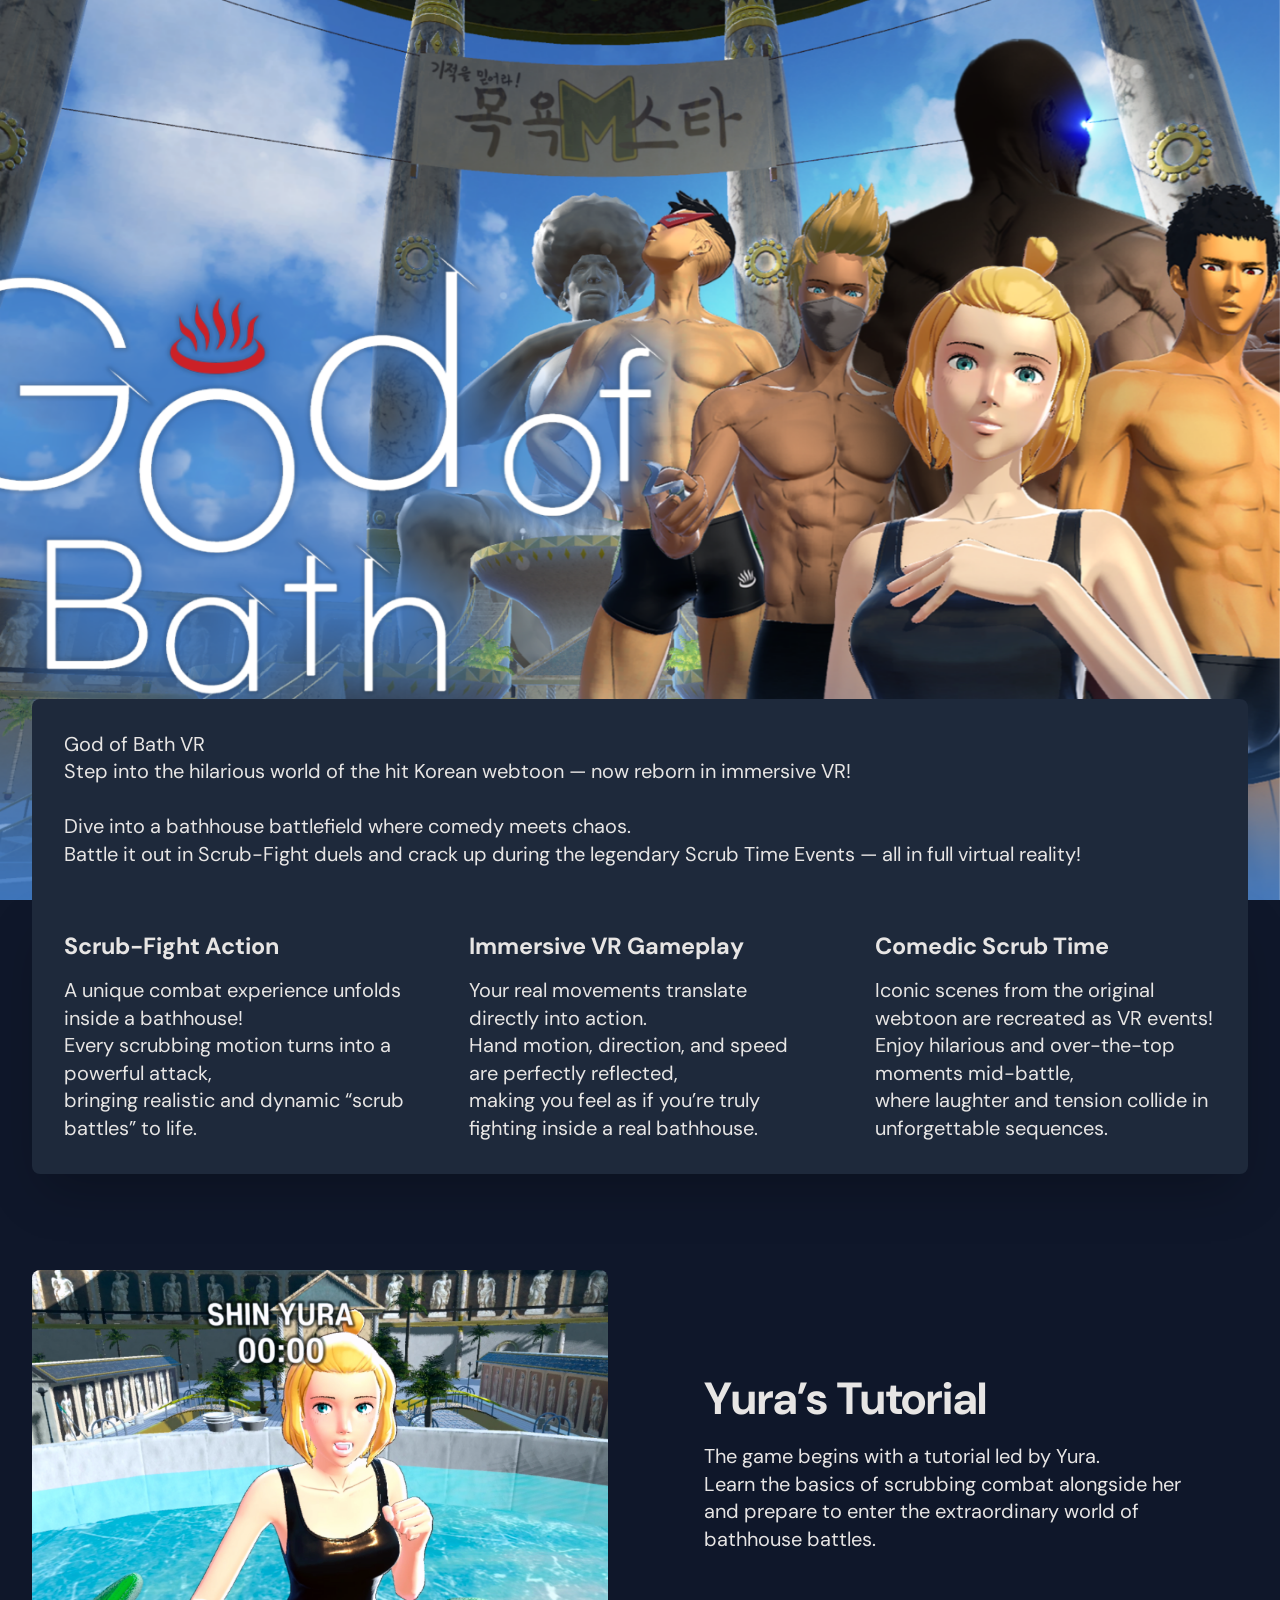
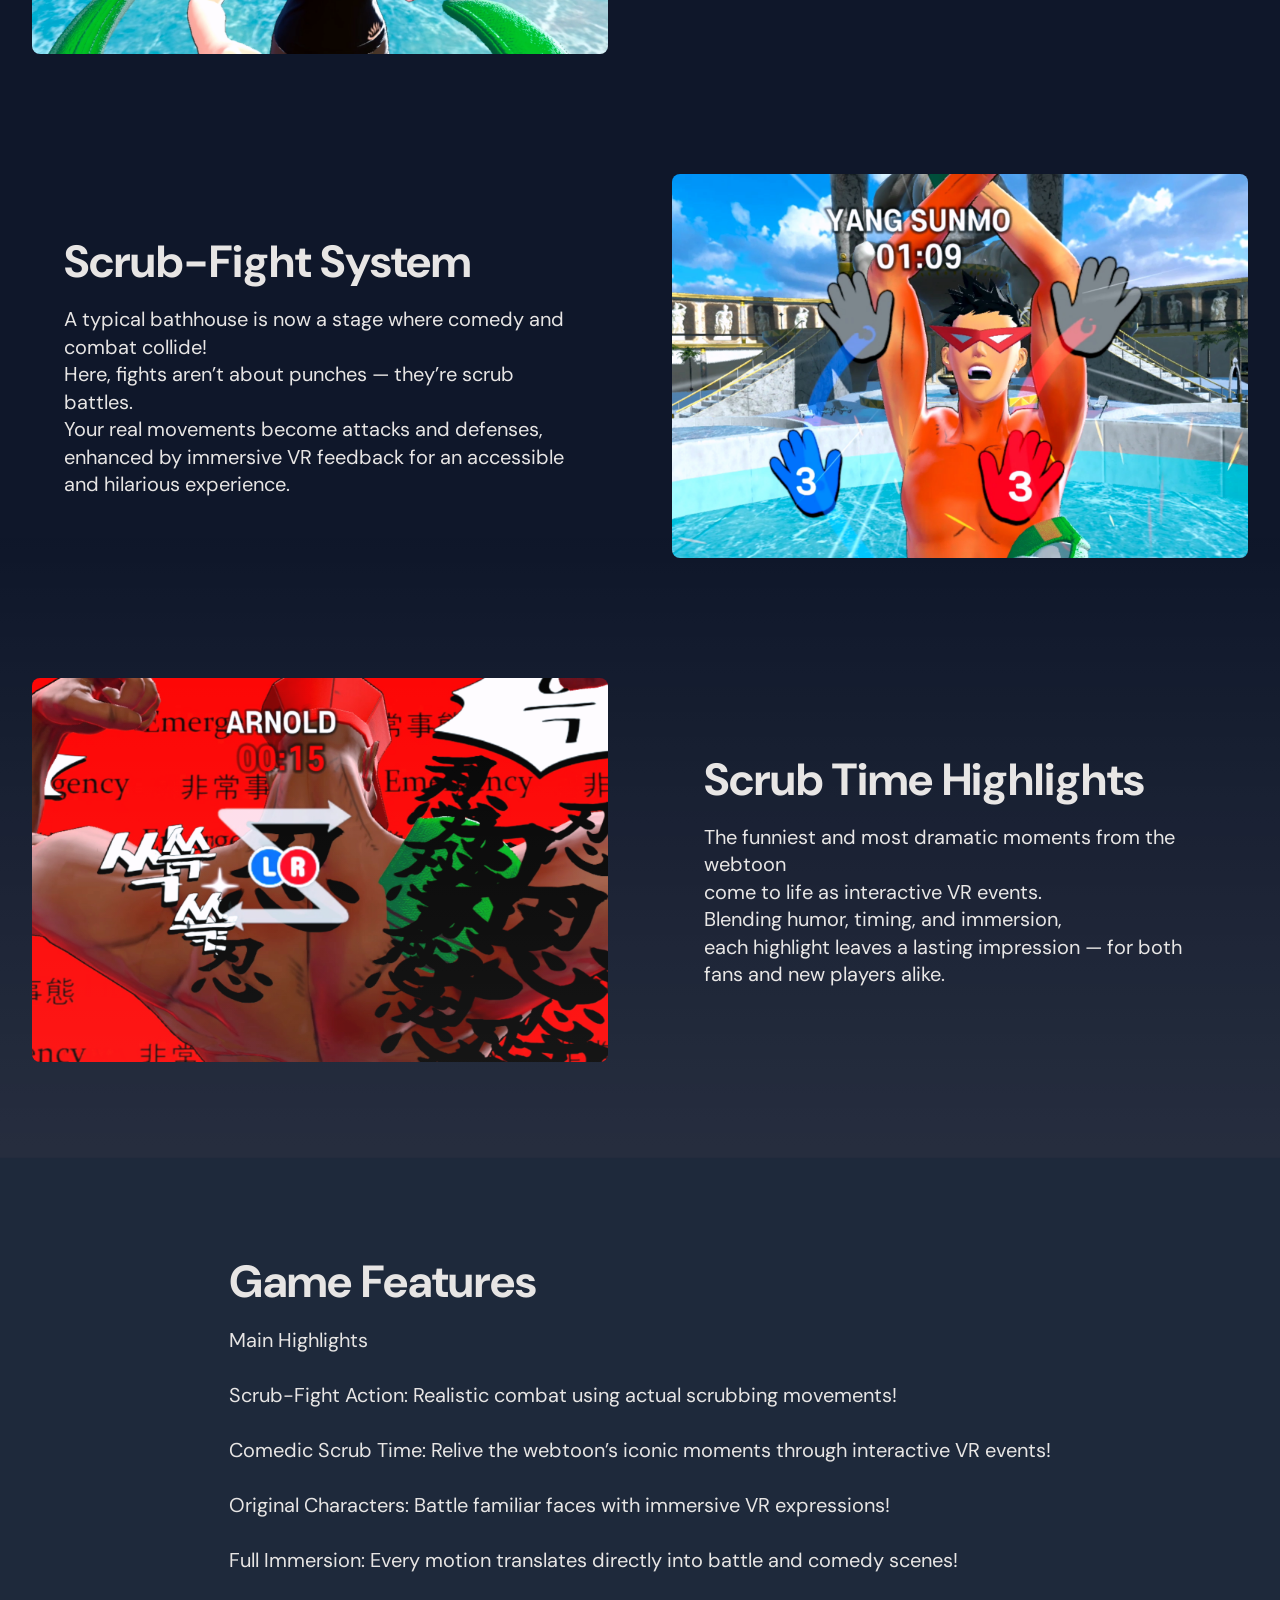
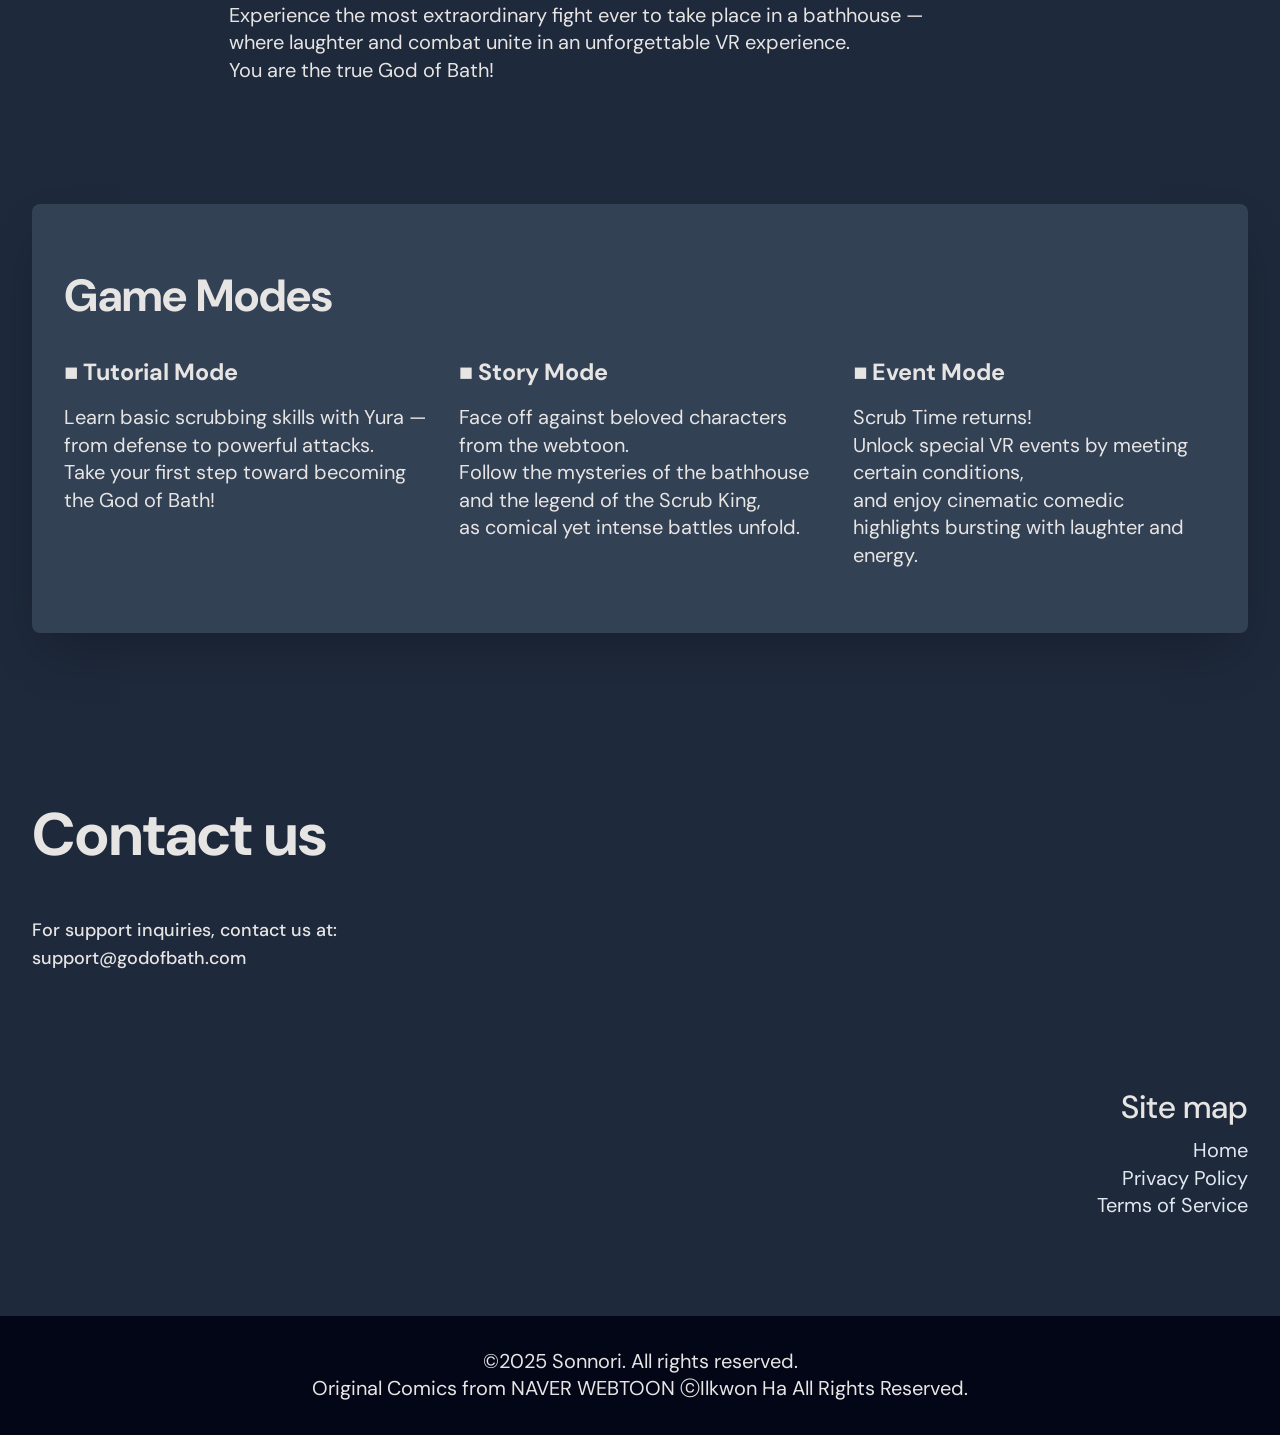
<file: index.html>
<!doctype html>
<html
  lang="en"
  data-ws-project="8547ca20-b809-4e8c-87bb-6caee6645ef7"
  data-ws-last-published="2025-11-20T08:34:20.020Z"
>
  <head>
    <link
      rel="stylesheet"
      type="text/css"
      href="/assets/static/app_generated_index-6937cd5a.C1YhJ-U5.css"
    />
    <meta charset="UTF-8" />
    <meta name="viewport" content="width=device-width,initial-scale=1" />
    <meta property="og:url" content="https://url/" />
    <title>Home</title>
    <meta property="og:title" content="Home" />
    <meta property="og:type" content="website" />
    <meta property="og:image" />
    <meta property="twitter:card" content="summary_large_image" />
    <link
      rel="preload"
      href="/assets/DMSans-VariableFont_opsz_wght_024TU8xKTl_JWSQ8iEN-W.ttf"
      as="font"
      crossorigin="anonymous"
    />
  </head>
  <body class="w-body c1ght6g5">
    <div class="w-box c11hxzxw c1qt0b6t c9tupt1 cbpw6yu c15cozji">
      <div
        id="home"
        class="w-box c1c8jemz c13c1rcz cijb2yq c1t92kx1 cfci7n5 crl6man cwe8ben c9wo6r0 c169sxda cegil12 c3lj6oc"
      >
        <div
          class="w-box c19z14fw c1ykavy9 c1afzyjo c1x8rwk7 c1qjb29s c14losoq c1osv92v c19jrb6o cgcmnqi c1xpgru1"
        >
          <img
            alt=""
            width="1820"
            height="1024"
            src="/assets/111_ictcvcJMTIOiEuKOOKRCa.png"
            class="w-image c864stt cfneo0d csp2qzy cpoom58 csudadn cruimc3 c1p9ojfn"
            sizes="100vw"
            srcset="
              /assets/111_ictcvcJMTIOiEuKOOKRCa.png   16w,
              /assets/111_ictcvcJMTIOiEuKOOKRCa.png   32w,
              /assets/111_ictcvcJMTIOiEuKOOKRCa.png   48w,
              /assets/111_ictcvcJMTIOiEuKOOKRCa.png   64w,
              /assets/111_ictcvcJMTIOiEuKOOKRCa.png   96w,
              /assets/111_ictcvcJMTIOiEuKOOKRCa.png  128w,
              /assets/111_ictcvcJMTIOiEuKOOKRCa.png  256w,
              /assets/111_ictcvcJMTIOiEuKOOKRCa.png  384w,
              /assets/111_ictcvcJMTIOiEuKOOKRCa.png  640w,
              /assets/111_ictcvcJMTIOiEuKOOKRCa.png  750w,
              /assets/111_ictcvcJMTIOiEuKOOKRCa.png  828w,
              /assets/111_ictcvcJMTIOiEuKOOKRCa.png 1080w,
              /assets/111_ictcvcJMTIOiEuKOOKRCa.png 1200w,
              /assets/111_ictcvcJMTIOiEuKOOKRCa.png 1920w,
              /assets/111_ictcvcJMTIOiEuKOOKRCa.png 2048w,
              /assets/111_ictcvcJMTIOiEuKOOKRCa.png 3840w
            "
            decoding="async"
            loading="lazy"
          />
        </div>
        <div
          class="w-box c1c8jemz c13c1rcz c3pil9t c1sw5vaj cqqbnux c5883k2 c17y9rm9 c864stt c1jv4rw7 c1ilkjht c1q4qaxe c64jue3"
        ></div>
        <div
          class="w-box c1c8jemz c13c1rcz c16ncnzm c1ap9ra c1o4d9iv cqqbnux c864stt c1jv4rw7 c4jp1ht c10pn7w3 c1gow6qs ccdmp9m c14mrchu ceshu9l cjqgpbh cu5eng2"
        >
          <div class="w-box c1c8jemz cijb2yq c1t92kx1 c1sig0cj">
            <span class="w-text c864stt"
              >God of Bath VR<br />Step into the hilarious world of the hit
              Korean webtoon — now reborn in immersive VR!<br /><br />Dive into
              a bathhouse battlefield where comedy meets chaos.<br />Battle it
              out in Scrub-Fight duels and crack up during the legendary Scrub
              Time Events — all in full virtual reality!</span
            >
          </div>
        </div>
      </div>
      <div class="w-box cqqbnux clxzb2o">
        <div class="w-box c1r8ilwd c55zyem c9wdc4s cqqbnux coaxbf5">
          <div
            class="w-box c1c8jemz cw99ja1 c12wvsak c12brv0j c2y346e c16ncnzm caquozc c4v03wy ccdmp9m c1vkuqfl c15e96u4 c14mrchu ceshu9l cjqgpbh cu5eng2"
          >
            <div class="w-box c1c8jemz c1ap9ra c1o4d9iv c1sig0cj">
              <div class="w-box c864stt c1c8jemz c13c1rcz c3pil9t c1sw5vaj">
                <h3 class="w-heading c1mgpq5k ci1d6oe c1p0zjl cisrg5r">
                  Scrub-Fight Action
                </h3>
                <p class="w-paragraph c1mgpq5k ci1d6oe">
                  A unique combat experience unfolds inside a bathhouse!<br />Every
                  scrubbing motion turns into a powerful attack,<br />bringing
                  realistic and dynamic “scrub battles” to life.
                </p>
              </div>
              <div class="w-box c864stt c1c8jemz c13c1rcz c3pil9t c1sw5vaj">
                <h3 class="w-heading c1mgpq5k ci1d6oe c1p0zjl cisrg5r">
                  Immersive VR Gameplay
                </h3>
                <p class="w-paragraph c1mgpq5k ci1d6oe">
                  Your real movements translate directly into action.<br />Hand
                  motion, direction, and speed are perfectly reflected,<br />making
                  you feel as if you’re truly fighting inside a real bathhouse.
                </p>
              </div>
              <div class="w-box c864stt c1c8jemz c13c1rcz c3pil9t c1sw5vaj">
                <h3 class="w-heading c1mgpq5k ci1d6oe c1p0zjl cisrg5r">
                  Comedic Scrub Time
                </h3>
                <p class="w-paragraph c1mgpq5k ci1d6oe">
                  Iconic scenes from the original webtoon are recreated as VR
                  events!<br />Enjoy hilarious and over-the-top moments
                  mid-battle,<br />where laughter and tension collide in
                  unforgettable sequences.
                </p>
              </div>
            </div>
          </div>
          <div
            class="w-box c1c8jemz c13c1rcz c9wo6r0 c169sxda c1izev8b chsy39 c1aehv93 c1ibyvfl"
          >
            <div
              class="w-box c1c8jemz cwe8ben c1ap9ra c1o4d9iv c1sig0cj c197ny5i cawp2kf"
            >
              <div
                class="w-box c864stt c4jp1ht c10pn7w3 c12brv0j c2y346e czrghi7 c177z8tr c1p9ojfn"
              >
                <img
                  alt=""
                  width="1820"
                  height="1024"
                  src="/assets/yura_KrwQ6_Gi-qaeLNvAX7j_n.png"
                  class="w-image c864stt cfneo0d csp2qzy cpoom58 csudadn cruimc3 c1bhd2v7"
                  sizes="100vw"
                  srcset="
                    /assets/yura_KrwQ6_Gi-qaeLNvAX7j_n.png   16w,
                    /assets/yura_KrwQ6_Gi-qaeLNvAX7j_n.png   32w,
                    /assets/yura_KrwQ6_Gi-qaeLNvAX7j_n.png   48w,
                    /assets/yura_KrwQ6_Gi-qaeLNvAX7j_n.png   64w,
                    /assets/yura_KrwQ6_Gi-qaeLNvAX7j_n.png   96w,
                    /assets/yura_KrwQ6_Gi-qaeLNvAX7j_n.png  128w,
                    /assets/yura_KrwQ6_Gi-qaeLNvAX7j_n.png  256w,
                    /assets/yura_KrwQ6_Gi-qaeLNvAX7j_n.png  384w,
                    /assets/yura_KrwQ6_Gi-qaeLNvAX7j_n.png  640w,
                    /assets/yura_KrwQ6_Gi-qaeLNvAX7j_n.png  750w,
                    /assets/yura_KrwQ6_Gi-qaeLNvAX7j_n.png  828w,
                    /assets/yura_KrwQ6_Gi-qaeLNvAX7j_n.png 1080w,
                    /assets/yura_KrwQ6_Gi-qaeLNvAX7j_n.png 1200w,
                    /assets/yura_KrwQ6_Gi-qaeLNvAX7j_n.png 1920w,
                    /assets/yura_KrwQ6_Gi-qaeLNvAX7j_n.png 2048w,
                    /assets/yura_KrwQ6_Gi-qaeLNvAX7j_n.png 3840w
                  "
                  decoding="async"
                  loading="lazy"
                />
              </div>
              <div class="w-box c864stt c1c8jemz c13c1rcz c3pil9t c1sw5vaj">
                <h2
                  class="w-heading c1mgpq5k ci1d6oe cw99ja1 c12wvsak c185in4y c1p0zjl cisrg5r c1vkuqfl c15e96u4"
                >
                  Yura’s Tutorial
                </h2>
                <div
                  class="w-box cyqle8x c5efymf c1x8rwk7 c1afzyjo c1wri8ne cejlizh c5907qc ccctj0j cdcbqad c1h5efyf coyp8mn c15lygjs ctkhmi4 c1d6iazr ccldg0d"
                ></div>
                <span class="w-text cw99ja1 c12wvsak c1vkuqfl c15e96u4"
                  >The game begins with a tutorial led by Yura.<br />Learn the
                  basics of scrubbing combat alongside her<br />and prepare to
                  enter the extraordinary world of bathhouse battles.</span
                >
              </div>
            </div>
            <div
              class="w-box c1c8jemz cwe8ben c1ap9ra c1o4d9iv clne366 c1sig0cj c197ny5i cawp2kf"
            >
              <div
                class="w-box c864stt c1c8jemz c13c1rcz c3pil9t c1sw5vaj c1upvl0y"
              >
                <h2
                  class="w-heading c1mgpq5k ci1d6oe cw99ja1 c12wvsak c185in4y c1p0zjl cisrg5r c1vkuqfl c15e96u4"
                >
                  Scrub-Fight System
                </h2>
                <span class="w-text cw99ja1 c12wvsak c1vkuqfl c15e96u4"
                  >A typical bathhouse is now a stage where comedy and combat
                  collide!<br />Here, fights aren’t about punches — they’re
                  scrub battles.<br />Your real movements become attacks and
                  defenses,<br />enhanced by immersive VR feedback for an
                  accessible and hilarious experience.</span
                >
              </div>
              <div
                class="w-box c864stt czrghi7 c177z8tr c4jp1ht c10pn7w3 c12brv0j c2y346e c1p9ojfn"
              >
                <img
                  alt=""
                  width="1820"
                  height="1024"
                  src="/assets/system2_TbRDPmxg0xNDL7yicYiKI.png"
                  class="w-image c864stt cfneo0d csp2qzy cpoom58 csudadn cruimc3 c1bhd2v7"
                  sizes="100vw"
                  srcset="
                    /assets/system2_TbRDPmxg0xNDL7yicYiKI.png   16w,
                    /assets/system2_TbRDPmxg0xNDL7yicYiKI.png   32w,
                    /assets/system2_TbRDPmxg0xNDL7yicYiKI.png   48w,
                    /assets/system2_TbRDPmxg0xNDL7yicYiKI.png   64w,
                    /assets/system2_TbRDPmxg0xNDL7yicYiKI.png   96w,
                    /assets/system2_TbRDPmxg0xNDL7yicYiKI.png  128w,
                    /assets/system2_TbRDPmxg0xNDL7yicYiKI.png  256w,
                    /assets/system2_TbRDPmxg0xNDL7yicYiKI.png  384w,
                    /assets/system2_TbRDPmxg0xNDL7yicYiKI.png  640w,
                    /assets/system2_TbRDPmxg0xNDL7yicYiKI.png  750w,
                    /assets/system2_TbRDPmxg0xNDL7yicYiKI.png  828w,
                    /assets/system2_TbRDPmxg0xNDL7yicYiKI.png 1080w,
                    /assets/system2_TbRDPmxg0xNDL7yicYiKI.png 1200w,
                    /assets/system2_TbRDPmxg0xNDL7yicYiKI.png 1920w,
                    /assets/system2_TbRDPmxg0xNDL7yicYiKI.png 2048w,
                    /assets/system2_TbRDPmxg0xNDL7yicYiKI.png 3840w
                  "
                  decoding="async"
                  loading="lazy"
                />
              </div>
            </div>
            <div
              class="w-box c1c8jemz cwe8ben c1ap9ra c1o4d9iv c1sig0cj c197ny5i cawp2kf"
            >
              <div
                class="w-box c864stt c4jp1ht c10pn7w3 c12brv0j c2y346e czrghi7 c177z8tr c1p9ojfn"
              >
                <img
                  alt=""
                  width="1820"
                  height="1024"
                  src="/assets/end_lJ6XS7vIRolRRlD8aiacm.png"
                  class="w-image c864stt cfneo0d csp2qzy cpoom58 csudadn cruimc3 c1bhd2v7"
                  sizes="100vw"
                  srcset="
                    /assets/end_lJ6XS7vIRolRRlD8aiacm.png   16w,
                    /assets/end_lJ6XS7vIRolRRlD8aiacm.png   32w,
                    /assets/end_lJ6XS7vIRolRRlD8aiacm.png   48w,
                    /assets/end_lJ6XS7vIRolRRlD8aiacm.png   64w,
                    /assets/end_lJ6XS7vIRolRRlD8aiacm.png   96w,
                    /assets/end_lJ6XS7vIRolRRlD8aiacm.png  128w,
                    /assets/end_lJ6XS7vIRolRRlD8aiacm.png  256w,
                    /assets/end_lJ6XS7vIRolRRlD8aiacm.png  384w,
                    /assets/end_lJ6XS7vIRolRRlD8aiacm.png  640w,
                    /assets/end_lJ6XS7vIRolRRlD8aiacm.png  750w,
                    /assets/end_lJ6XS7vIRolRRlD8aiacm.png  828w,
                    /assets/end_lJ6XS7vIRolRRlD8aiacm.png 1080w,
                    /assets/end_lJ6XS7vIRolRRlD8aiacm.png 1200w,
                    /assets/end_lJ6XS7vIRolRRlD8aiacm.png 1920w,
                    /assets/end_lJ6XS7vIRolRRlD8aiacm.png 2048w,
                    /assets/end_lJ6XS7vIRolRRlD8aiacm.png 3840w
                  "
                  decoding="async"
                  loading="lazy"
                />
              </div>
              <div class="w-box c864stt c1c8jemz c13c1rcz c3pil9t c1sw5vaj">
                <h2
                  class="w-heading c1mgpq5k ci1d6oe cw99ja1 c12wvsak c185in4y c1p0zjl cisrg5r c1vkuqfl c15e96u4"
                >
                  Scrub Time Highlights
                </h2>
                <span class="w-text cw99ja1 c12wvsak c1vkuqfl c15e96u4"
                  >The funniest and most dramatic moments from the webtoon<br />come
                  to life as interactive VR events.<br />Blending humor, timing,
                  and immersion,<br />each highlight leaves a lasting impression
                  — for both fans and new players alike.</span
                >
              </div>
            </div>
          </div>
        </div>
        <div
          class="w-box cyqle8x c5efymf c1x8rwk7 c1ykavy9 c1afzyjo c1klbkaq clxzb2o"
        ></div>
      </div>
      <div class="w-box c16ncnzm cqqbnux">
        <div
          class="w-box c55zyem c9wdc4s c1r8ilwd c1aehv93 c1ibyvfl c9wo6r0 c169sxda c1c8jemz c13c1rcz c1izev8b chsy39 cegil12 c3lj6oc"
        >
          <div
            class="w-box cnmhoxx c1c8jemz c13c1rcz c3pil9t c1sw5vaj c55zyem c9wdc4s c9wo6r0 c169sxda"
          >
            <h2 class="w-heading c1mgpq5k ci1d6oe c185in4y c1p0zjl cisrg5r">
              Game Features
            </h2>
            <span class="w-text"
              >Main Highlights<br /><br />Scrub-Fight Action: Realistic combat
              using actual scrubbing movements!<br /><br />Comedic Scrub Time:
              Relive the webtoon’s iconic moments through interactive VR
              events!<br /><br />Original Characters: Battle familiar faces with
              immersive VR expressions!<br /><br />Full Immersion: Every motion
              translates directly into battle and comedy scenes!<br /><br />Experience
              the most extraordinary fight ever to take place in a bathhouse
              —<br />where laughter and combat unite in an unforgettable VR
              experience.<br />You are the true God of Bath!</span
            >
          </div>
          <div
            class="w-box caquozc cmg7ulq c1c8jemz c13c1rcz cijb2yq c1t92kx1 c4jp1ht c10pn7w3 c12brv0j c2y346e c9wo6r0 c169sxda chxzmot cwzgvby c14mrchu ceshu9l cjqgpbh cu5eng2"
          >
            <h2 class="w-heading c1mgpq5k ci1d6oe c185in4y c1p0zjl cisrg5r">
              Game Modes
            </h2>
            <div class="w-box c1c8jemz cijb2yq c1t92kx1 c1sig0cj">
              <div class="w-box c864stt c1c8jemz c13c1rcz c3pil9t c1sw5vaj">
                <h3 class="w-heading c1mgpq5k ci1d6oe">■ Tutorial Mode</h3>
                <p class="w-paragraph c1mgpq5k ci1d6oe">
                  Learn basic scrubbing skills with Yura — from defense to
                  powerful attacks.<br />Take your first step toward becoming
                  the God of Bath!
                </p>
              </div>
              <div class="w-box c864stt c1c8jemz c13c1rcz c3pil9t c1sw5vaj">
                <h3 class="w-heading c1mgpq5k ci1d6oe">■ Story Mode</h3>
                <p class="w-paragraph c1mgpq5k ci1d6oe">
                  Face off against beloved characters from the webtoon.<br />Follow
                  the mysteries of the bathhouse and the legend of the Scrub
                  King,<br />as comical yet intense battles unfold.
                </p>
              </div>
              <div class="w-box c864stt c1c8jemz c13c1rcz c3pil9t c1sw5vaj">
                <h3 class="w-heading c1mgpq5k ci1d6oe">■ Event Mode</h3>
                <p class="w-paragraph c1mgpq5k ci1d6oe">
                  Scrub Time returns!<br />Unlock special VR events by meeting
                  certain conditions,<br />and enjoy cinematic comedic
                  highlights bursting with laughter and energy.
                </p>
              </div>
            </div>
          </div>
          <div class="w-element c1g4opsh">
            <h1 class="w-element c2xuebb">Contact us</h1>
            <label class="w-label cmun1qh c1js0rsg c10f0p4t"
              >For support inquiries, contact us at:<br />support@godofbath.com</label
            >
          </div>
          <div
            class="w-element crai61n c1g4opsh c1c8jemz c1revvy5 c1uz30hm c1gfldl c13c1rcz"
          >
            <label class="w-label c1p7bi5p c1js0rsg c10f0p4t c7l3y95"
              >Site map</label
            ><a href="#home" class="w-element c2le623 c1g2z55z c19eb01u">Home</a
            ><a
              href="https://privacy.godofbath.com/"
              class="w-element c2le623 c1q252k9 c1bgsggy c1gzloi0 ck1e0df c1g2z55z c19eb01u"
              >Privacy Policy</a
            ><a
              href="https://terms.godofbath.com/"
              class="w-element c2le623 c1q252k9 c1bgsggy c1gzloi0 ck1e0df c1g2z55z c19eb01u"
              >Terms of Service</a
            >
          </div>
        </div>
      </div>
      <div class="w-box c5ejuii cqqbnux">
        <div
          class="w-box c55zyem c9wdc4s c1r8ilwd c1c8jemz c13c1rcz cwe8ben c3pil9t c1sw5vaj ccdmp9m"
        >
          <div class="w-text ctbi92i">
            ©2025 Sonnori. All rights reserved.<br />Original Comics from NAVER
            WEBTOON ⓒIlkwon Ha All Rights Reserved.<br />
          </div>
        </div>
      </div>
    </div>
    <script id="vike_pageContext" type="application/json">
      {
        "_urlRewrite": null,
        "pageId": "/pages/index",
        "routeParams": {},
        "data": {
          "url": "https://url/",
          "system": {
            "params": {},
            "search": {},
            "origin": "https://url",
            "pathname": "/"
          },
          "resources": {},
          "pageMeta": {
            "title": "Home",
            "description": "!undefined",
            "excludePageFromSearch": "!undefined",
            "language": "!undefined",
            "socialImageAssetName": "home-marketing_itunTx0sQSYmh4GpUFppf.png",
            "socialImageUrl": "!undefined",
            "status": "!undefined",
            "redirect": "!undefined",
            "custom": []
          }
        }
      }
    </script>
    <script id="vike_globalContext" type="application/json">
      {}
    </script>
    <script
      src="/assets/entries/entry-server-routing.CzJ8O_ZL.js"
      type="module"
      async
    ></script>
    <link
      rel="modulepreload"
      href="/assets/entries/pages_index.Dv-W1-f2.js"
      as="script"
      type="text/javascript"
    />
  </body>
</html>
</file>
<file: assets/static/app_generated_index-6937cd5a.C1YhJ-U5.css>
@font-face{font-family:DM Sans;font-style:normal;font-weight:100 1000;font-display:swap;src:url(/assets/DMSans-VariableFont_opsz_wght_024TU8xKTl_JWSQ8iEN-W.ttf) format("truetype")}@layer presets{:root{display:grid;min-height:100%;font-family:Arial,Roboto,sans-serif;font-size:16px;line-height:1.2;white-space:pre-wrap;white-space-collapse:preserve}a.w-element,div.w-element,h1.w-element{box-sizing:border-box;border-top-width:1px;border-right-width:1px;border-bottom-width:1px;border-left-width:1px;outline-width:1px}body.w-body{box-sizing:border-box;border-top-width:1px;border-right-width:1px;border-bottom-width:1px;border-left-width:1px;-webkit-font-smoothing:antialiased;-moz-osx-font-smoothing:grayscale;margin:0}a.w-link{box-sizing:border-box;border-top-width:1px;border-right-width:1px;border-bottom-width:1px;border-left-width:1px;outline-width:1px;display:inline-block}div.w-html-embed{display:contents;white-space:normal;white-space-collapse:collapse}div.w-box{box-sizing:border-box;border-top-width:1px;border-right-width:1px;border-bottom-width:1px;border-left-width:1px;outline-width:1px}nav.w-box{box-sizing:border-box;border-top-width:1px;border-right-width:1px;border-bottom-width:1px;border-left-width:1px;outline-width:1px}div.w-text{box-sizing:border-box;border-top-width:1px;border-right-width:1px;border-bottom-width:1px;border-left-width:1px;outline-width:1px;min-height:1em}b.w-bold-text{font-weight:700;box-sizing:border-box;border-top-width:1px;border-right-width:1px;border-bottom-width:1px;border-left-width:1px}h1.w-heading,h2.w-heading,h3.w-heading,p.w-paragraph{box-sizing:border-box;border-top-width:1px;border-right-width:1px;border-bottom-width:1px;border-left-width:1px;outline-width:1px}img.w-image{box-sizing:border-box;border-top-width:1px;border-right-width:1px;border-bottom-width:1px;border-left-width:1px;outline-width:1px;max-width:100%;display:block;height:auto}div.w-accordion,div.w-item{box-sizing:border-box;border-top-width:1px;border-right-width:1px;border-bottom-width:1px;border-left-width:1px;outline-width:1px}h3.w-item-header{box-sizing:border-box;border-top-width:1px;border-right-width:1px;border-bottom-width:1px;border-left-width:1px;outline-width:1px;margin-top:0;margin-bottom:0}button.w-item-trigger{font-family:inherit;font-size:100%;line-height:1.15;box-sizing:border-box;text-transform:none;background-color:transparent;background-image:none;border:0px solid rgba(226,232,240,1);margin:0;padding:0}div.w-item-content,form.w-webhook-form{box-sizing:border-box;border-top-width:1px;border-right-width:1px;border-bottom-width:1px;border-left-width:1px;outline-width:1px}label.w-input-label{box-sizing:border-box;border-top-width:1px;border-right-width:1px;border-bottom-width:1px;border-left-width:1px;outline-width:1px;display:block}input.w-text-input{font-family:inherit;font-size:100%;line-height:1.15;box-sizing:border-box;border-top-width:1px;border-right-width:1px;border-bottom-width:1px;border-left-width:1px;border-top-style:solid;border-right-style:solid;border-bottom-style:solid;border-left-style:solid;display:block;margin:0}textarea.w-text-area{font-family:inherit;font-size:100%;line-height:1.15;box-sizing:border-box;border-top-width:1px;border-right-width:1px;border-bottom-width:1px;border-left-width:1px;border-top-style:solid;border-right-style:solid;border-bottom-style:solid;border-left-style:solid;resize:none;display:block;margin:0}button.w-button{font-family:inherit;font-size:100%;line-height:1.15;box-sizing:border-box;border-top-width:1px;border-right-width:1px;border-bottom-width:1px;border-left-width:1px;border-top-style:solid;border-right-style:solid;border-bottom-style:solid;border-left-style:solid;text-transform:none;margin:0}label.w-label{box-sizing:border-box;border-top-width:1px;border-right-width:1px;border-bottom-width:1px;border-left-width:1px;outline-width:1px}}@media all{.c1c8jemz{display:flex}.c172avlw{justify-content:space-between}.c1lik8xy{height:3rem}.cwe8ben{align-items:center}.c1r8ilwd{max-width:1280px}.c55zyem{margin-left:auto}.c9wdc4s{margin-right:auto}.c19eb01u{text-decoration-line:none}.c3pil9t{column-gap:1rem}.c1sw5vaj{row-gap:1rem}.cxcaddt{background-color:transparent}.c14wtrye{display:none}.c1gfldl{justify-content:center}.csl90q0{border-top-left-radius:.375rem}.c1rmvnkk{border-top-right-radius:.375rem}.c1tgkfl0{border-bottom-right-radius:.375rem}.csq1ft1{border-bottom-left-radius:.375rem}.c1cxw4op{font-size:.875rem}.cgs0l91{line-height:1.25rem}.c10f0p4t{font-weight:500}.c1rnhgoy{height:2.5rem}.cubz4ox{width:2.5rem}.c1lsuhkv{border:0px solid rgba(226,232,240,1)}.c1cc90tq:focus-visible{outline-offset:2px}.cmmygn3:focus-visible{box-shadow:0 0 0 2px #fff,0 0 0 4px #94a3b8}.c671vlt:focus-visible{outline:2px solid transparent}.c1qkiczx:disabled{pointer-events:none}.c1df8957:disabled{opacity:.5}.c1qawp43:hover{background-color:#f1f5f9}.cygekbg:hover{color:#0f172a}.c19z14fw{position:fixed}.c5efymf{left:0}.c1x8rwk7{right:0}.c1ykavy9{top:0}.c1afzyjo{bottom:0}.c1t7nora{z-index:50}.ca0bhbf{background-color:#fffc}.c16o0ogf{-webkit-backdrop-filter:blur(4px);backdrop-filter:blur(4px)}.c13c1rcz{flex-direction:column}.cuui6fg{overflow-x:auto}.c5hnq5h{overflow-y:auto}.c864stt{width:100%}.c10noane{background-color:#fff}.c20ijre{box-shadow:0 10px 15px -3px #0000001a,0 4px 6px -4px #0000001a}.cqqbnux{position:relative}.c13sm8n9{max-width:24rem}.c7x3k4p{flex-grow:1}.c1t91fwy{border:1px solid rgba(226,232,240,1)}.cz576fg{padding:1.5rem}.cyqle8x{position:absolute}.c3jt4ca{right:1rem}.c1perb8d{top:1rem}.c1qpms3v{border-top-left-radius:.125rem}.c11w65dr{border-top-right-radius:.125rem}.c1xfbc79{border-bottom-right-radius:.125rem}.c99lfe1{border-bottom-left-radius:.125rem}.czu176{opacity:.7}.c1k6g2u9{height:1rem}.czsxqbg{width:1rem}.cyfpf3x{outline-offset:2px}.cvx40dd{outline:2px solid transparent}.c137inj5:hover{opacity:1}.cyu2d5t:focus{box-shadow:0 0 0 2px #fff,0 0 0 4px #94a3b8}.c1ght6g5{color:#997171}.c9wo6r0{padding-left:2rem}.c169sxda{padding-right:2rem}.c1u1pzz7{background-color:#f7fafc}.c80uf2k{background-image:linear-gradient(#fff,#fff),linear-gradient(135deg,#92fddc,#7d7ffb 31.94%,#ed72fe 64.24%,#fdd791)}.c3z0ga6{right:16px}.c1vjtxad{bottom:16px}.c1n7fpu7{background-size:cover,auto}.c7206k5{padding-top:6px}.cpd6h1l{padding-bottom:6px}.c1mhmqgj{padding-right:10px}.ctft6a2{padding-left:10px}.ciswtjx{border-top-left-radius:10px}.c8p9f22{border-top-right-radius:10px}.cxe97f4{border-bottom-left-radius:10px}.cpguvsr{border-bottom-right-radius:10px}.c1gow6qs{z-index:3}.cjfzlm4{background-attachment:scroll,scroll}.c3922u6{-webkit-background-clip:padding-box,border-box;background-clip:padding-box,border-box}.chz00wy{background-blend-mode:normal,normal}.cclbxlr{background-origin:padding-box,border-box}.cfks8t7{background-repeat:repeat,repeat}.cbek9yn{column-gap:6px}.c20pi2f{row-gap:6px}.c1r6xp9m{box-shadow:0 8px 16px #1717171a}.c1pravb4{border:2px solid transparent}.c10fq71s{background-position:0% center,0% center}.c60xmtp:hover{border-top-width:3.5px}.cu7mg4i:hover{border-right-width:3.5px}.cyfnija:hover{border-left-width:3.5px}.c1llc88k:hover{border-bottom-width:3.5px}.cggvgel:hover{padding-bottom:5px}.c1u4teo5:hover{padding-top:5px}.c45vkz4:hover{padding-left:9px}.ca3nq02:hover{padding-right:9px}.c1w08bgx{aspect-ratio:1.3270142180094786}.c16ycwrd{width:16px}.c1ycqi1j{font-size:14px}.cdmxody{color:#11181c}.c1qt0b6t{color:#e7e5e4}.cy5k50n{width:2rem}.ce1wqkj{height:2rem}.ch2c0c0:hover{color:#fff}.cijb2yq{column-gap:2rem}.c1t92kx1{row-gap:2rem}.cfci7n5{height:100vh}.crl6man{padding-top:2rem}.c1qjb29s{left:0%}.c14losoq{display:block}.c1osv92v{margin-left:0%}.c1jv4rw7{max-width:1216px}.c5883k2{margin-top:auto}.c17y9rm9{margin-bottom:auto}.c16ncnzm{background-color:#1e293b}.c1ap9ra{column-gap:4rem}.c1o4d9iv{row-gap:4rem}.c4jp1ht{border-top-left-radius:.5rem}.c10pn7w3{border-top-right-radius:.5rem}.ccdmp9m{padding:2rem}.c14pf4we{flex-shrink:0}.cye22hf{background-color:#5eead4}.c2vzo9i{align-self:flex-start}.c1yz4bil{padding-left:1em}.c10rh22f{padding-right:1em}.c9xejxv{padding-top:.5em}.cs2aq54{padding-bottom:.5em}.c1b4t3kv{color:#020617}.c1yqh4h:hover{background-color:#99f6e4}.clxzb2o{margin-top:0rem}.coaxbf5{z-index:2}.cw99ja1{margin-left:2rem}.c12wvsak{margin-right:2rem}.c12brv0j{border-bottom-left-radius:.5rem}.c2y346e{border-bottom-right-radius:.5rem}.caquozc{box-shadow:0 25px 50px -12px #00000040}.c4v03wy{top:-6rem}.c1mgpq5k{margin-top:0}.ci1d6oe{margin-bottom:0}.c1p0zjl{line-height:1.25}.c1izev8b{column-gap:6em}.chsy39{row-gap:6em}.c1aehv93{padding-top:6rem}.c1ibyvfl{padding-bottom:6rem}.czrghi7{overflow-x:hidden}.c177z8tr{overflow-y:hidden}.cfneo0d{height:100%}.csp2qzy{aspect-ratio:1.5}.cpoom58{object-fit:cover}.c185in4y{font-size:2.25em}.c1klbkaq{background-color:#0f172a}.cnmhoxx{max-width:1024px}.cmg7ulq{background-color:#334155}.chxzmot{padding-top:4rem}.cwzgvby{padding-bottom:4rem}.cxjql7y{border-bottom:1px solid rgba(226,232,240,1)}.crym241{flex-shrink:1}.c3qfzb7{flex-basis:0%}.c1ydgp3q{padding-top:1rem}.cnbyl9u{padding-bottom:1rem}.c1y8m7dz{--accordion-trigger-icon-transform: 0deg }.cfvl5z2:hover{text-decoration-line:underline}.cp8r0f8[data-state=open]{--accordion-trigger-icon-transform: 180deg }.cr73itr{text-align:start}.c1c8pyju{rotate:var(--accordion-trigger-icon-transform)}.ctuvkzm{flex-grow:0}.c1o218ir{transition-property:all}.cq5ng8q{transition-timing-function:cubic-bezier(.4,0,.2,1)}.c1zza81{transition-duration:.2s}.ch0lfl2{padding-top:8rem}.cpj44az{padding-bottom:8rem}.c5ejuii{background-color:#020617}.c7bshjf{mix-blend-mode:color}.cq0l9ws{opacity:.33}.c1w1xslh{border-top-style:none}.c18x6629{border-right-style:none}.c1fpljj5{border-left-style:none}.c1ixtyzu{border-bottom-style:none}.c1svce88{border-top-left-radius:.25rem}.c1srpsut{border-top-right-radius:.25rem}.c1t4epe8{border-bottom-left-radius:.25rem}.c1dvg8jl{border-bottom-right-radius:.25rem}.cyrxrim{padding:1rem}.c14m2s5t{align-self:flex-end}.c9tupt1{font-size:1.25rem}.c6wwzp0{bottom:1rem}.c1revvy5{flex-wrap:wrap}.ctbi92i{text-align:center}.c11hxzxw{font-family:DM Sans,sans-serif}.cbpw6yu{line-height:1.375}.cztsp8m{display:inline-flex}.c1wkp6pt{z-index:1000}.c10x4sxs{color:#fbfcfd}.ckb426t{font-family:system-ui,sans-serif}.ci0nb7u{font-size:12px}.c1js0rsg{line-height:1}.crxyoup{border-top-left-radius:9px}.cuyj8iz{border-top-right-radius:9px}.crkp41f{border-bottom-right-radius:9px}.c1ffet00{border-bottom-left-radius:9px}.cbby8d3{background-image:linear-gradient(135deg,#4a4efa,#bd2fdb 66%,#ec59ce),linear-gradient(135deg,#92fddc,#7d7ffb 31.94%,#ed72fe 64.24%,#fdd791)}.cb9stnz{border:1px solid transparent}.c1x8lygo{white-space:nowrap}.c1tw2ter{height:16px}.c1wri8ne{top:66%}.cejlizh{background-attachment:scroll}.c5907qc{-webkit-background-clip:border-box;background-clip:border-box}.ccctj0j{background-blend-mode:normal}.cdcbqad{background-image:linear-gradient(0deg,#fff,#fff0)}.c1h5efyf{background-origin:padding-box}.coyp8mn{background-repeat:repeat}.c15lygjs{background-size:auto}.ctkhmi4{opacity:.1}.c1d6iazr{margin-right:0%}.ccldg0d{background-position:0% center}.c1vbma3k{right:50%}.c1y4gjg0{background-image:linear-gradient(90deg,#1e293b 50%,#1e293b00)}.cjpphft{background-position:0% 50%}.cukir20{aspect-ratio:auto}.c1vira32{z-index:9999}.cd26hso{flex-wrap:nowrap}.cuoeiwo{column-gap:10%}.c1xnj474{row-gap:10%}.c2le623{display:inline-block}.crai61n{height:auto}.c1g4opsh{align-self:auto}.c1uz30hm{align-items:end}.c1g2z55z{color:#e2e8f0}.c1q252k9{border-top-color:currentColor}.c1bgsggy{border-right-color:currentColor}.c1gzloi0{border-bottom-color:currentColor}.ck1e0df{border-left-color:currentColor}.c1p7bi5p{font-size:32px}.c7l3y95{margin-bottom:14px}.cgtnr6p{font-size:3.75em}.c2xuebb{font-size:60px}.cmun1qh{font-size:18px}}@media all and (max-width: 991px){.c15cozji{font-size:1rem}}@media all and (max-width: 767px){.c19jrb6o{left:0%}.cgcmnqi{right:0}.c1ilkjht{margin-top:0}.c1sig0cj{flex-direction:column}.c197ny5i{column-gap:3em}.cawp2kf{row-gap:3em}.c1p9ojfn{aspect-ratio:1}.csudadn{height:100%}.cruimc3{object-fit:cover}.c1bhd2v7{aspect-ratio:.6666666666666666}.c1upvl0y{order:1}.c1khtt2p{right:0%}.c1hvqd8j{bottom:50%}.c1rdh74g{background-attachment:scroll}.cnd45u6{-webkit-background-clip:border-box;background-clip:border-box}.c3ecpd8{background-blend-mode:normal}.c1jpfbd4{background-image:linear-gradient(180deg,#1e293b,#1e293b00)}.c122gbsm{background-origin:padding-box}.c1t47eex{background-repeat:repeat}.cy687ze{background-size:auto}.c4f875n{background-position:0% center}.c2edgyb{width:auto}}@media all and (max-width: 479px){.c1bj5zsl{display:none}.c1u48kp3{display:inline-flex}.cegil12{padding-left:0rem}.c3lj6oc{padding-right:0rem}.c1xpgru1{bottom:10rem}.c1q4qaxe{padding-left:2rem}.c64jue3{padding-right:2rem}.c14mrchu{border-top-left-radius:0rem}.ceshu9l{border-top-right-radius:0rem}.cjqgpbh{border-bottom-left-radius:0rem}.cu5eng2{border-bottom-right-radius:0rem}.c1vkuqfl{margin-left:0rem}.c15e96u4{margin-right:0rem}.cisrg5r{font-size:1.5em}.clne366{flex-direction:column}.cve3yq4{align-self:stretch}.cvite3p{position:static}.c1qs7zuc{font-size:2.25em}}
</file>
